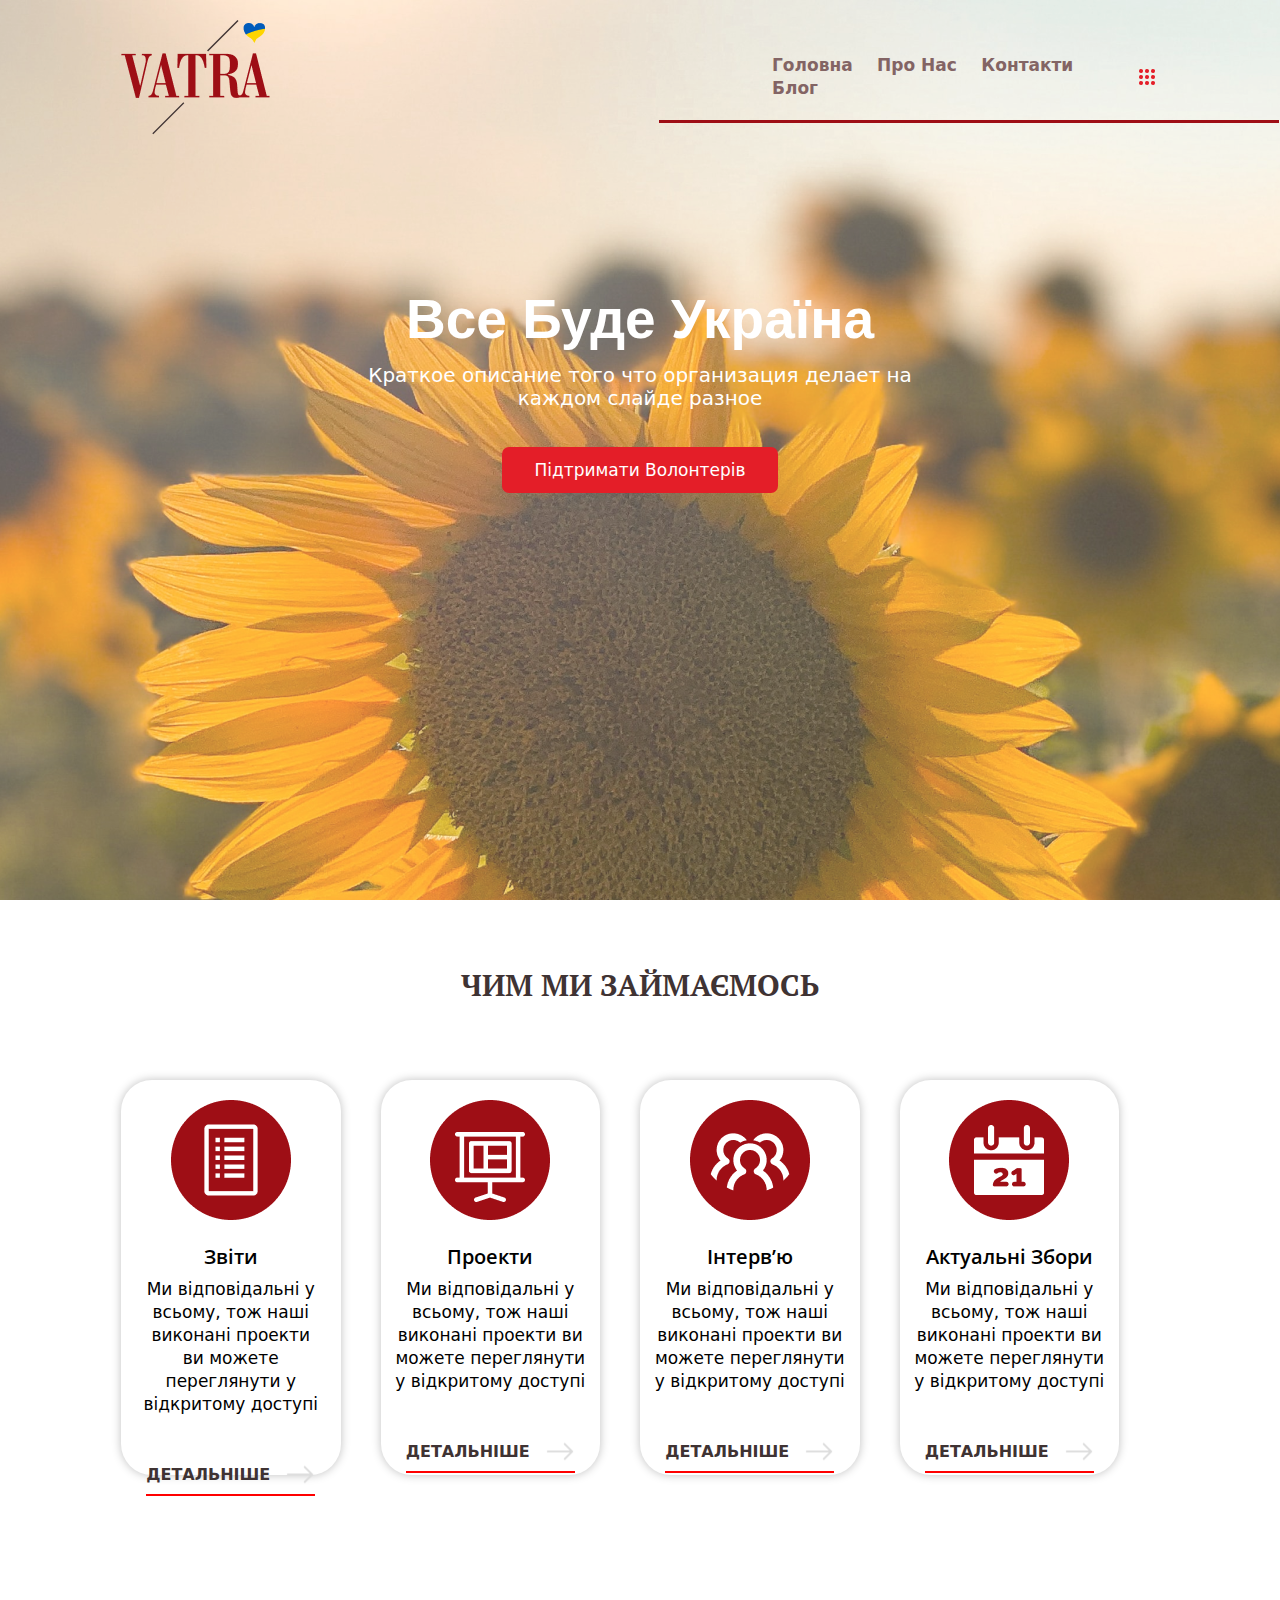
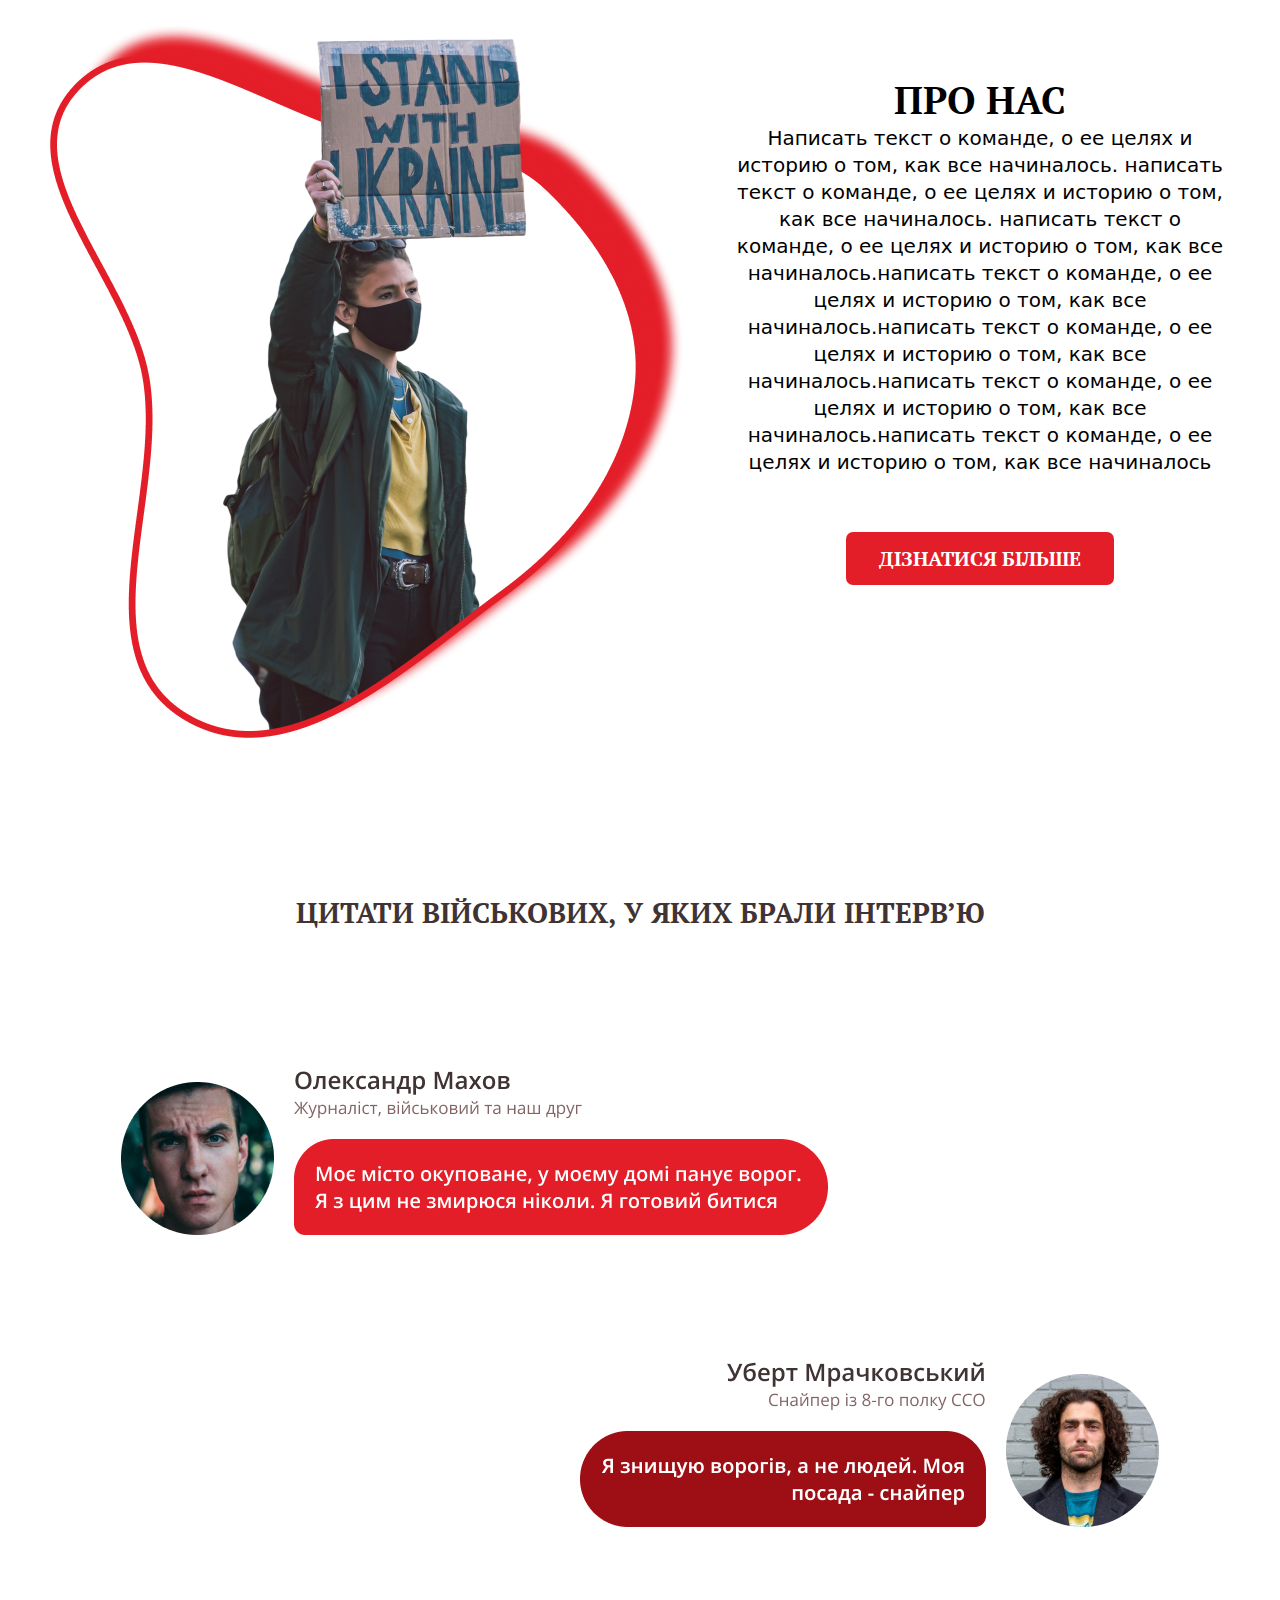
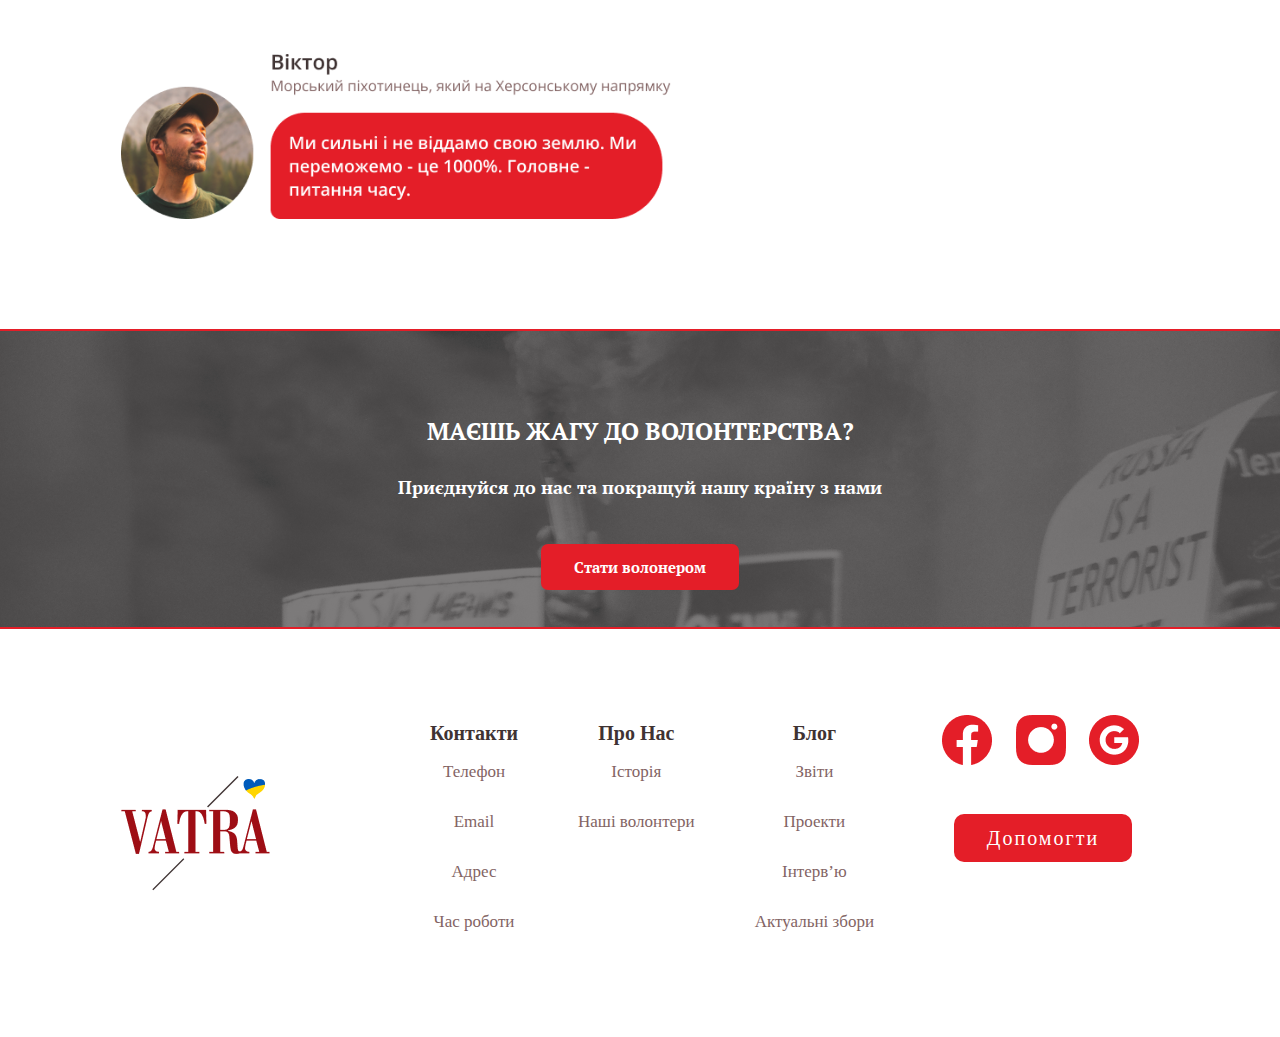
<file: index.html>
<!DOCTYPE html>
<html lang="en">
<head>
    <link rel="preconnect" href="https://fonts.googleapis.com">
<link rel="preconnect" href="https://fonts.gstatic.com" crossorigin>
<link href="https://fonts.googleapis.com/css2?family=Open+Sans:wght@700&family=PT+Serif:wght@700&family=Poppins:wght@500;700&display=swap" rel="stylesheet">
    <link rel="stylesheet" href="css/style.css">
    <meta charset="UTF-8">
    <meta http-equiv="X-UA-Compatible" content="IE=edge">
    <meta name="viewport" content="width=device-width, initial-scale=1.0">
    <title>Document</title>
</head>
<body class="body">
<header class="header">
    <div class="container">
<div class="header__line">
    <div class="header__logo">
        <img src="./images/VATRA (1) 1.png" width="151px" alt="">
    </div>
    <div class="nav">
        <a class="nav__text" href="">Головна</a>
        <a class="nav__text" href="">Про Нас</a>
        <a class="nav__text" href="">Контакти</a>
        <a class="nav__text" href="">Блог</a>
    </div>
    <div class="grid"><a href=""><img src="./images/gg_menu-grid-o.png" alt=""></a>
    </div>
</div>
<div class="h1">
<div class="header__title">
<h1 class="title">Все Буде Україна
</h1>
</div>
<div class="title__bottom">
    Краткое описание того что организация делает на <br> каждом слайде разное
</div>
<div class="header__btn">
    <a href="" class="header__button">Підтримати Волонтерів</a>
</div>
</div>
</div>
</header><main class="main__content">
    <h2 class="h2__title">
        Чим ми займаємось
    </h2>
    <div class="cards">
        <div class="card">
            <div class="card__img">
                <img class="img__card" src="./images/List of Card Icons1.png" alt="">
            </div>
            <div class="card__title">
                Звіти
            </div>
            <div class="card__discription">
                Ми відповідальні у всьому, тож наші виконані проекти <br> ви можете переглянути у відкритому доступі
            </div>
            <div class="card__btn">
               <a class="card__button" href=""><span>Детальніше</span></a>
            </div>
        </div>
        <div class="card">
            <div class="card__img">
                <img class="img__card" src="./images/List of Card Icons2.png" alt="">
            </div>
            <div class="card__title">
                Проекти
            </div>
            <div class="card__discription">
                Ми відповідальні у всьому, тож наші виконані проекти ви можете переглянути у відкритому доступі
            </div>
            <div class="card__btn">
               <a class="card__button" href=""><span>Детальніше</span></a>
            </div>
        </div>
        <div class="card">
            <div class="card__img">
                <img class="img__card" src="./images/List of Card Icons3.png" alt="">
            </div>
            <div class="card__title">
                Інтерв’ю
            </div>
            <div class="card__discription">
                Ми відповідальні у всьому, тож наші виконані проекти ви можете переглянути у відкритому доступі
            </div>
            <div class="card__btn">
               <a class="card__button" href=""><span>Детальніше</span></a>
            </div>
        </div>
        <div class="card">
            <div class="card__img">
                <img class="img__card" src="./images/List of Card Icons4.png" alt="">
            </div>
            <div class="card__title">
                Актуальні Збори
            </div>
            <div class="card__discription">
                Ми відповідальні у всьому, тож наші виконані проекти ви можете переглянути у відкритому доступі
            </div>
            <div class="card__btn">
               <a class="card__button" href=""><span>Детальніше</span></a>
            </div>
        </div>
    </div>
</main><main class="main2">
<div class="main2__img">
    <img src="./images/Vector.png" alt="">
</div>
<div class="main2__text">
<div class="h3">
    про нас
</div>
<div class="main2__subtitle">
    Написать текст о команде, о ее целях и историю о том, как все начиналось. написать текст о команде, о ее целях и историю о том, как все начиналось. написать текст о команде, о ее целях и историю о том, как все начиналось.написать текст о команде, о ее целях и историю о том, как все начиналось.написать текст о команде, о ее целях и историю о том, как все начиналось.написать текст о команде, о ее целях и историю о том, как все начиналось.написать текст о команде, о ее целях и историю о том, как все начиналось
</div>
<div class="main2__btn">
<a class="main2__button" href="">Дізнатися більше</a>
</div>
</div>
</main>   <main class="main3" >
    <div class="main3__text">
        Цитати військових, у яких брали інтерв’ю
    </div>
<div class="main3__img1">
    <img class="images__opacity" src="./images/main3_1.png" height="172px" alt="">
</div>
<div class="main3__img2">
    <img src="./images/main3_2.png" height="172px" alt="">
</div>
<div class="main3__img3">
    <img src="./images/main3_3.png" height="172px" alt="">
</div>
</main><main class="main4" >
    <div class="main4__text">
        <div class="main4__title">
            Маєшь жагу до волонтерства?
        </div>
        <div class="main4__subtitle">
            Приєднуйся до нас та покращуй нашу країну з нами
        </div>
    </div>
    <div class="main4__btn">
        <a class="main4__button" href="">Стати волонером</a>
    </div>
</main><footer>
    <div class="footer__container">
        <div class="footer__logo"><img src="./images/VATRA (1) 1.png" alt=""></div>
        <div class="footer__text">
            <div class="footer__contact">
                <ul>
                <li class="footer__text__title">
                <a class="footer__text__title" href="">Контакти</a></li>
                <li><a class="footer__href" href="">Телефон</a></li>
                <li><a class="footer__href" href="">Email</a></li>
                <li><a class="footer__href" href="">Адрес</a></li>
                <li><a class="footer__href" href="">Час роботи</a></li>
            </ul>
            </div>
        <div class="footer__our__us">
            <ul>
            <li class="footer__text__title"><a class="footer__text__title" href="">Про Нас</a></li>
            <li><a class="footer__href" href="">Історія</a></li>
            <li><a class="footer__href" href="">Наші волонтери</a></li>
        </ul>
        </div>
        <div class="footer__blog">
            <ul>
            <li class="footer__text__title"><a class="footer__text__title" href="">Блог</a></li>
            <li><a class="footer__href" href="">Звіти</a></li>
            <li><a class="footer__href" href="">Проекти</a></li>
            <li><a class="footer__href" href="">Інтерв’ю</a></li>
            <li><a class="footer__href" href="">Актуальні збори</a></li>
            </ul>
        </div>
        </div>
        <div class="footer__icon">
            <div class="footer__icons">
                <a class="icon__footer" href=""><img src="./images/akar-icons_facebook-fill.png" alt=""></a>
                <a class="icon__footer" href=""><img src="./images/instagram.png" alt=""></a>
                <a class="icon__footer" href=""><img src="./images/akar-icons_google-contained-fill.png" alt=""></a>
                <br>
                <div class="footer__button">
                    <a class="footer_btn" href="">Допомогти</a>
                </div>            
            </div>
        </div>
    </div>
    </div>
</footer></body>
</html>
</file>
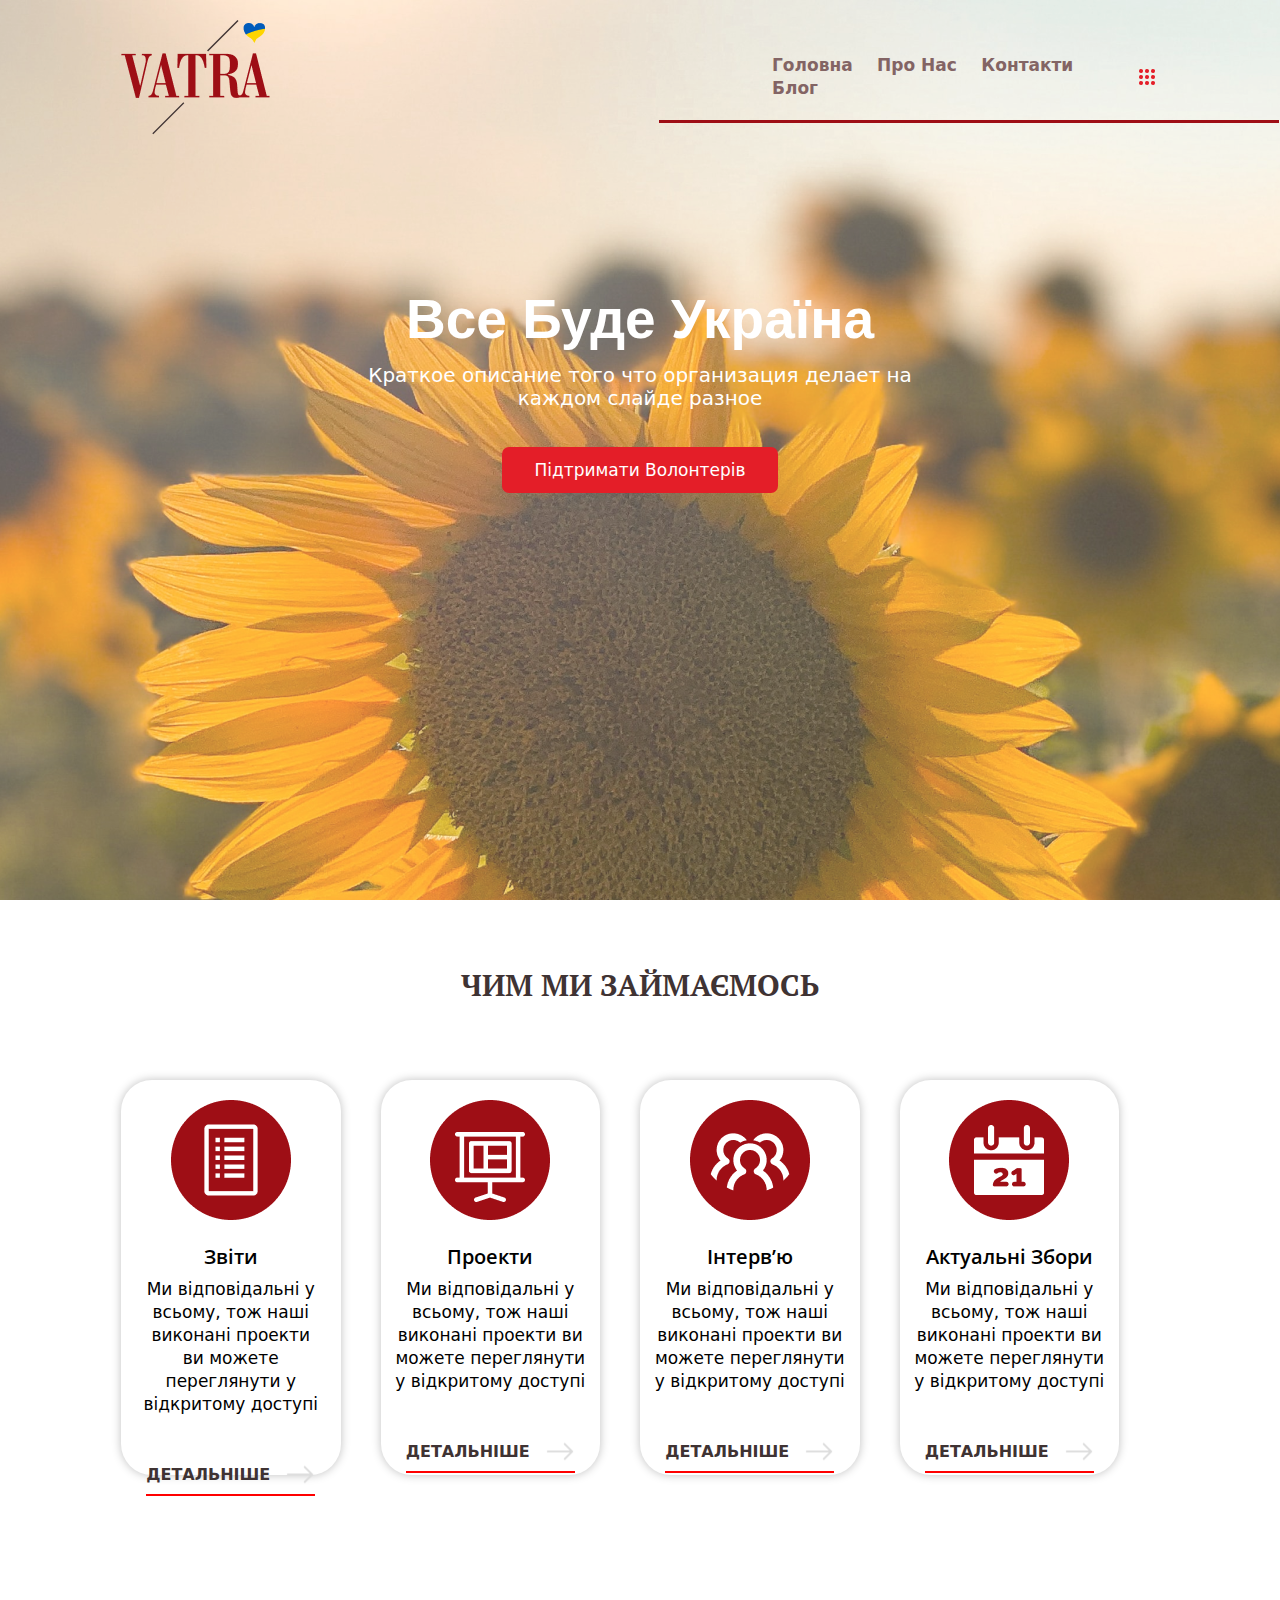
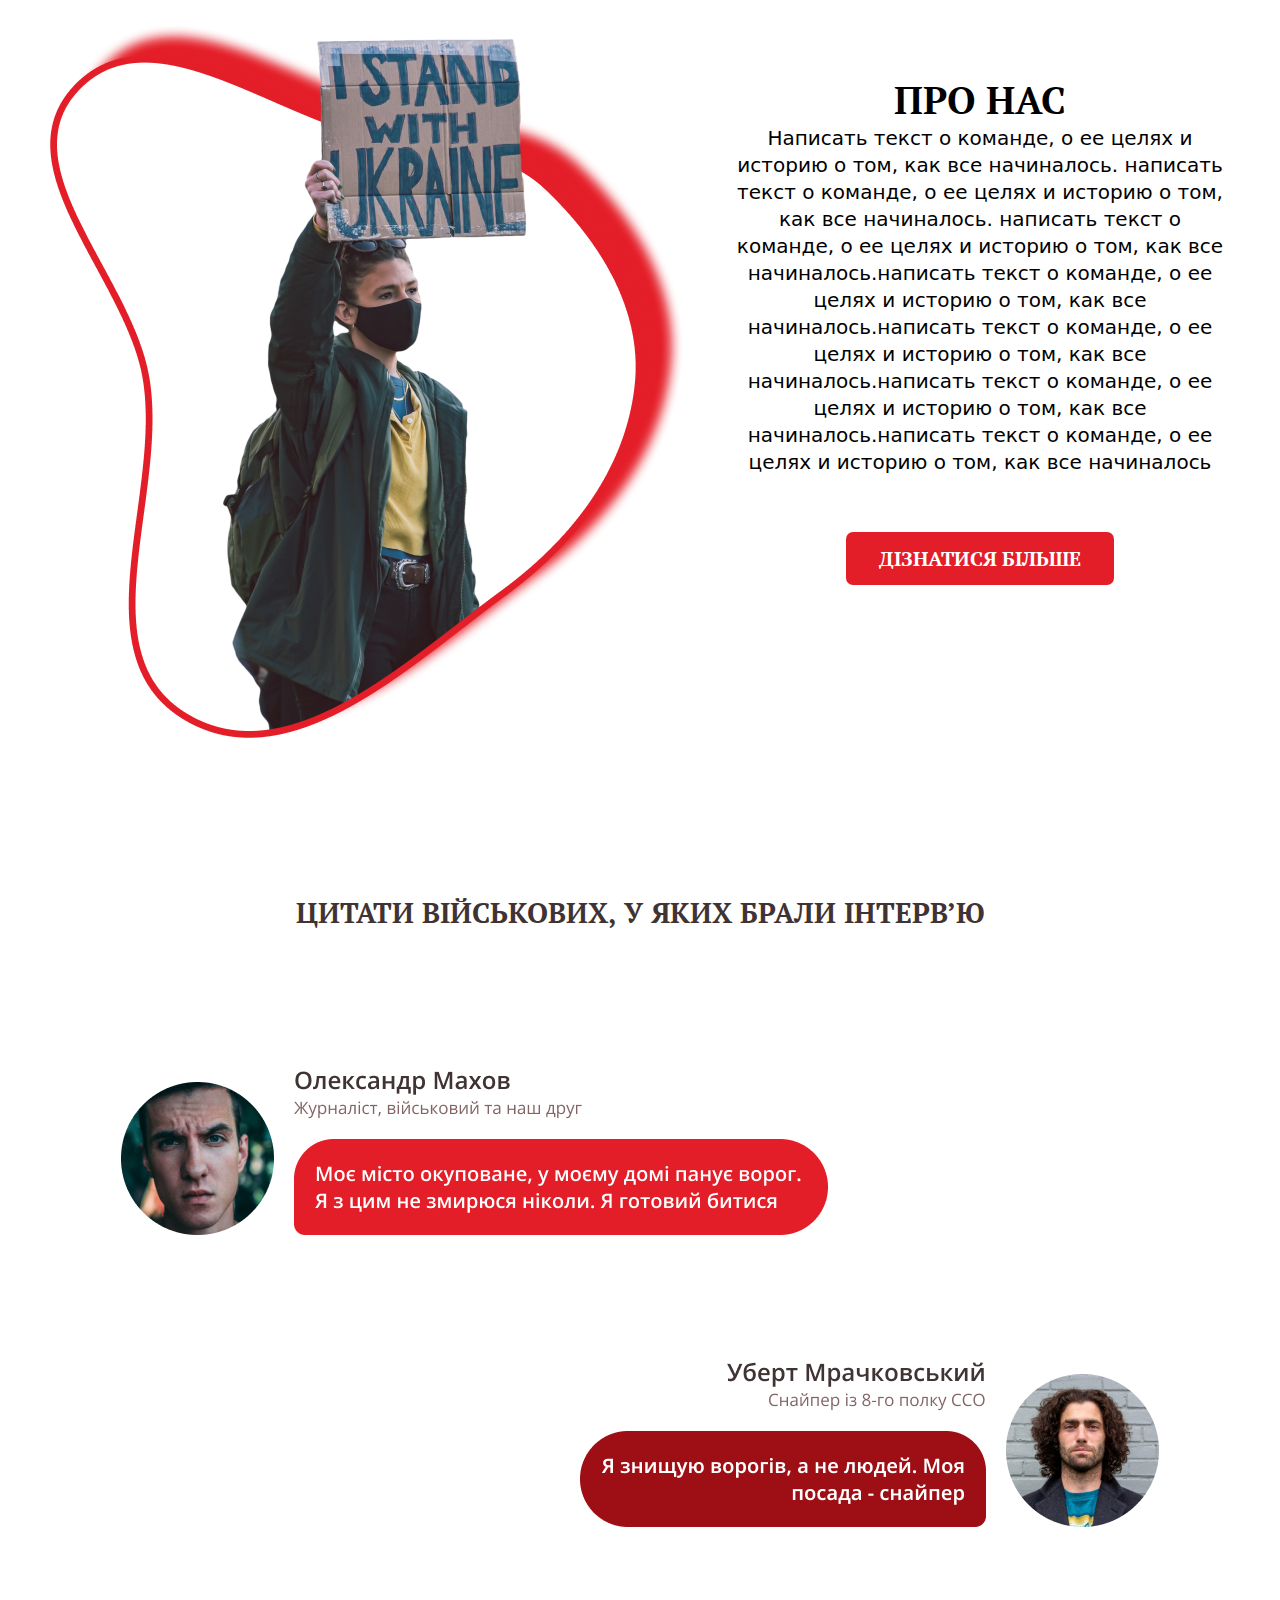
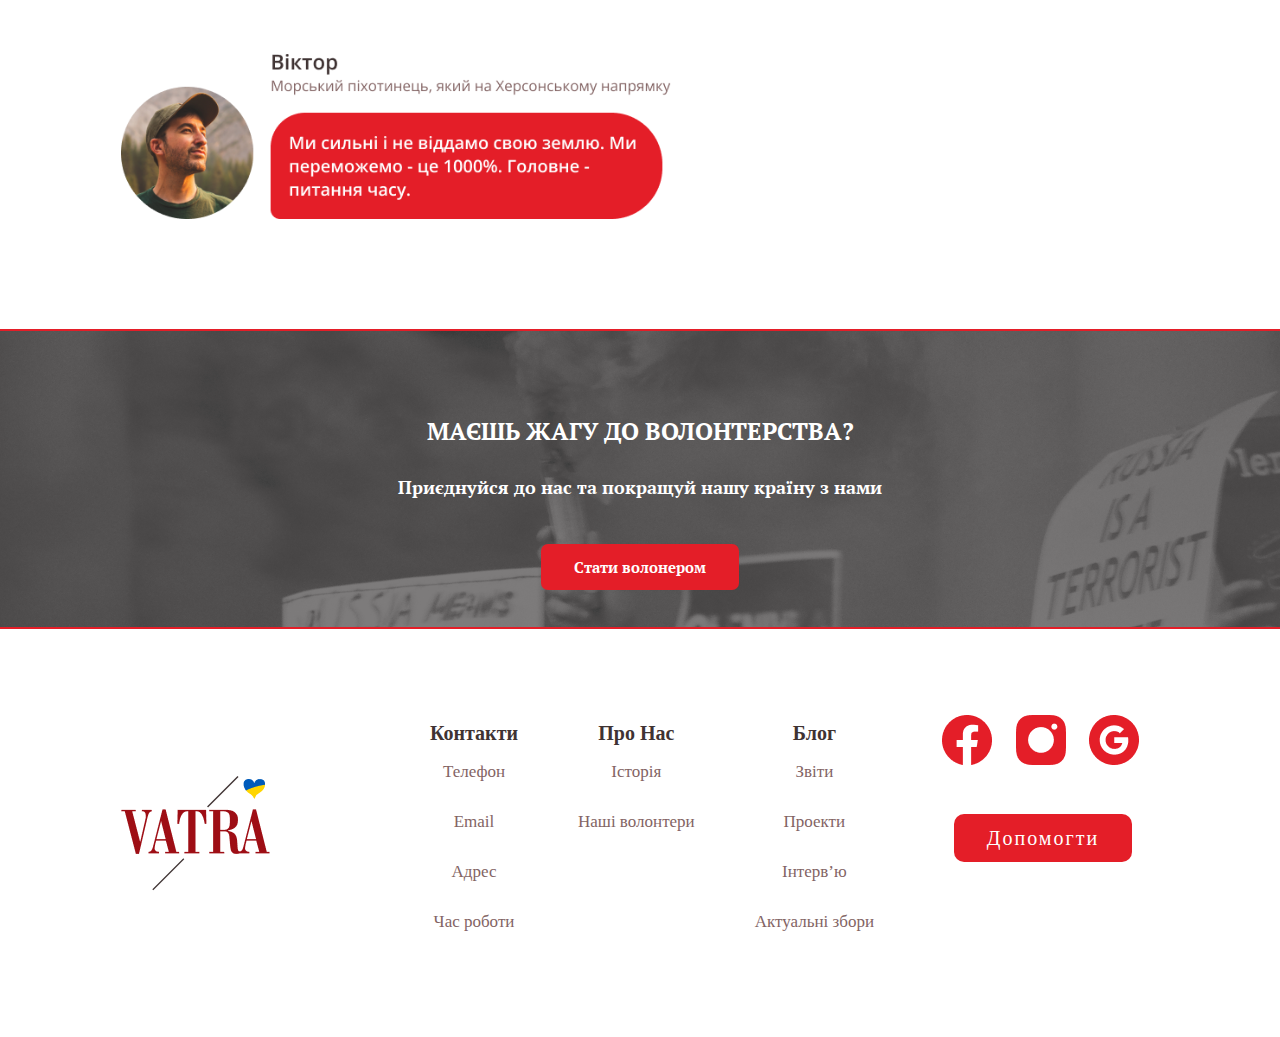
<file: kit/index.html>
<!DOCTYPE html>
<html lang="en">
<head>
    <link rel="preconnect" href="https://fonts.googleapis.com">
<link rel="preconnect" href="https://fonts.gstatic.com" crossorigin>
<link href="https://fonts.googleapis.com/css2?family=Open+Sans:wght@700&family=PT+Serif:wght@700&family=Poppins:wght@500;700&display=swap" rel="stylesheet">
    <link rel="stylesheet" href="/css/style.css">
    <meta charset="UTF-8">
    <meta http-equiv="X-UA-Compatible" content="IE=edge">
    <meta name="viewport" content="width=device-width, initial-scale=1.0">
    <title>Document</title>
</head>
<body>
<header class="header">
    <div class="container">
<div class="header__line">
    <div class="header__logo">
        <img src="/images/VATRA (1) 1.png" width="151px" alt="">
    </div>
    <div class="nav">
        <a class="nav__text" href="">Головна</a>
        <a class="nav__text" href="">Про Нас</a>
        <a class="nav__text" href="">Контакти</a>
        <a class="nav__text" href="">Блог</a>
    </div>
    <div class="grid"><a href=""><img src="/images/gg_menu-grid-o.png" alt=""></a>
    </div>
</div>
<div class="h1">
<div class="header__title">
<h1 class="title">Все Буде Україна
</h1>
</div>
<div class="title__bottom">
    Краткое описание того что организация делает на <br> каждом слайде разное
</div>
<div class="header__btn">
    <a href="" class="header__button">Підтримати Волонтерів</a>
</div>
</div>
</div>
</header><main class="main__content">
    <h2 class="h2__title">
        Чим ми займаємось
    </h2>
    <div class="cards">
        <div class="card">
            <div class="card__img">
                <img class="img__card" src="/images/List of Card Icons1.png" alt="">
            </div>
            <div class="card__title">
                Звіти
            </div>
            <div class="card__discription">
                Ми відповідальні у всьому, тож наші виконані проекти <br> ви можете переглянути у відкритому доступі
            </div>
            <div class="card__btn">
               <a class="card__button" href=""><span>Детальніше</span></a>
            </div>
        </div>
        <div class="card">
            <div class="card__img">
                <img class="img__card" src="/images/List of Card Icons2.png" alt="">
            </div>
            <div class="card__title">
                Проекти
            </div>
            <div class="card__discription">
                Ми відповідальні у всьому, тож наші виконані проекти ви можете переглянути у відкритому доступі
            </div>
            <div class="card__btn">
               <a class="card__button" href=""><span>Детальніше</span></a>
            </div>
        </div>
        <div class="card">
            <div class="card__img">
                <img class="img__card" src="/images/List of Card Icons3.png" alt="">
            </div>
            <div class="card__title">
                Інтерв’ю
            </div>
            <div class="card__discription">
                Ми відповідальні у всьому, тож наші виконані проекти ви можете переглянути у відкритому доступі
            </div>
            <div class="card__btn">
               <a class="card__button" href=""><span>Детальніше</span></a>
            </div>
        </div>
        <div class="card">
            <div class="card__img">
                <img class="img__card" src="/images/List of Card Icons4.png" alt="">
            </div>
            <div class="card__title">
                Актуальні Збори
            </div>
            <div class="card__discription">
                Ми відповідальні у всьому, тож наші виконані проекти ви можете переглянути у відкритому доступі
            </div>
            <div class="card__btn">
               <a class="card__button" href=""><span>Детальніше</span></a>
            </div>
        </div>
    </div>
</main><main class="main2">
<div class="main2__img">
    <img src="/images/Vector.png" alt="">
</div>
<div class="main2__text">
<div class="h3">
    про нас
</div>
<div class="main2__subtitle">
    Написать текст о команде, о ее целях и историю о том, как все начиналось. написать текст о команде, о ее целях и историю о том, как все начиналось. написать текст о команде, о ее целях и историю о том, как все начиналось.написать текст о команде, о ее целях и историю о том, как все начиналось.написать текст о команде, о ее целях и историю о том, как все начиналось.написать текст о команде, о ее целях и историю о том, как все начиналось.написать текст о команде, о ее целях и историю о том, как все начиналось
</div>
<div class="main2__btn">
<a class="main2__button" href="">Дізнатися більше</a>
</div>
</div>
</main>   <main class="main3" >
    <div class="main3__text">
        Цитати військових, у яких брали інтерв’ю
    </div>
<div class="main3__img1">
    <img src="/images/main3_1.png" height="172px" alt="">
</div>
<div class="main3__img2">
    <img src="/images/main3_2.png" height="172px" alt="">
</div>
<div class="main3__img3">
    <img src="/images/main3_3.png" height="172px" alt="">
</div>
</main><main class="main4" >
    <div class="main4__text">
        <div class="main4__title">
            Маєшь жагу до волонтерства?
        </div>
        <div class="main4__subtitle">
            Приєднуйся до нас та покращуй нашу країну з нами
        </div>
    </div>
    <div class="main4__btn">
        <a class="main4__button" href="">Стати волонером</a>
    </div>
</main><footer>
    <div class="footer__container">
        <div class="footer__logo"><img src="/images/VATRA (1) 1.png" alt=""></div>
        <div class="footer__text">
            <div class="footer__contact">
                <ul>
                <li class="footer__text__title">
                <a class="footer__text__title" href="">Контакти</a></li>
                <li><a class="footer__href" href="">Телефон</a></li>
                <li><a class="footer__href" href="">Email</a></li>
                <li><a class="footer__href" href="">Адрес</a></li>
                <li><a class="footer__href" href="">Час роботи</a></li>
            </ul>
            </div>
        <div class="footer__our__us">
            <ul>
            <li class="footer__text__title"><a class="footer__text__title" href="">Про Нас</a></li>
            <li><a class="footer__href" href="">Історія</a></li>
            <li><a class="footer__href" href="">Наші волонтери</a></li>
        </ul>
        </div>
        <div class="footer__blog">
            <ul>
            <li class="footer__text__title"><a class="footer__text__title" href="">Блог</a></li>
            <li><a class="footer__href" href="">Звіти</a></li>
            <li><a class="footer__href" href="">Проекти</a></li>
            <li><a class="footer__href" href="">Інтерв’ю</a></li>
            <li><a class="footer__href" href="">Актуальні збори</a></li>
            </ul>
        </div>
        </div>
        <div class="footer__icon">
            <div class="footer__icons">
                <a class="icon__footer" href=""><img src="/images/akar-icons_facebook-fill.png" alt=""></a>
                <a class="icon__footer" href=""><img src="/images/instagram.png" alt=""></a>
                <a class="icon__footer" href=""><img src="/images/akar-icons_google-contained-fill.png" alt=""></a>
                <br>
                <div class="footer__button">
                    <a class="footer_btn" href="">Допомогти</a>
                </div>            
            </div>
        </div>
    </div>
    </div>
    <div class="lorem5"></div>
</footer></body>
</html>
</file>
<file: css/style.css>
@charset "UTF-8";*{padding:0;margin:0;border:0}*,:after,:before{-webkit-box-sizing:border-box;box-sizing:border-box}:active,:focus{outline:none}a:active,a:focus{outline:none}aside,footer,header,nav{display:block}body,html{height:100%;width:100%;font-size:100%;line-height:1;font-size:14px;-ms-text-size-adjust:100%;-moz-text-size-adjust:100%;-webkit-text-size-adjust:100%}button,input,textarea{font-family:inherit}input::-ms-clear{display:none}button{cursor:pointer}button::-moz-focus-inner{padding:0;border:0}a,a:visited{text-decoration:none}a:hover{text-decoration:none}ul li{list-style:none}img{vertical-align:top}h1,h2,h3,h4,h5,h6{font-size:inherit;font-weight:400}@media only screen and (max-width:1200px){.header__line{margin-top:50px;-webkit-box-align:center;-ms-flex-align:center;align-items:center;position:relative;max-width:970px;-webkit-box-pack:justify;-ms-flex-pack:justify;justify-content:space-between}.header__logo{margin-right:600px;position:absolute}.nav{display:-webkit-box;display:-ms-flexbox;display:flex}.nav__text{padding-right:30px}}@media only screen and (max-width:992px){.header__logo{max-width:800px;width:100vh}.header__line{margin-top:50px;-webkit-box-align:center;-ms-flex-align:center;align-items:center;position:relative;max-width:800px;-webkit-box-pack:justify;-ms-flex-pack:justify;justify-content:space-between}.header__logo{margin-right:200px;position:absolute}.nav{padding-right:300px;display:-webkit-box;display:-ms-flexbox;display:flex}.nav__text{font-size:10px;padding-right:30px}.grid{position:absolute;left:580px}}@media only screen and (max-width:768px){.header{display:block}.header__logo{max-width:480px;width:100vh}.header__line{margin-top:50px;-webkit-box-align:center;-ms-flex-align:center;align-items:center;position:relative;max-width:500px;-webkit-box-pack:justify;-ms-flex-pack:justify;justify-content:space-between}.header__logo{margin-right:10px;position:absolute}.nav{padding-right:300px;display:-webkit-box;display:-ms-flexbox;display:flex}.nav__text{font-size:10px;padding-right:30px}.grid{position:absolute;left:0px}}@media only screen and (max-width:480px){}@media only screen and (max-width:320px){}.container{position:relative;margin:0px 121px;font-family:system-ui,-apple-system,BlinkMacSystemFont,"Segoe UI",Roboto,Oxygen,Ubuntu,Cantarell,"Open Sans","Helvetica Neue",sans-serif}.header{padding-top:10px;background-image:url(../images/First\ screen.png);background-size:cover;background-repeat:no-repeat;height:100vh;background-attachment:fixed}.header__line{display:-webkit-box;display:-ms-flexbox;display:flex;-webkit-box-align:center;-ms-flex-align:center;align-items:center;-ms-flex-pack:distribute;justify-content:space-around}.nav{margin-left:500px}.nav:after{top:110px;right:-120px;position:absolute;content:"";background-color:#9E0E15;width:620px;height:3px;border-bottom:2px solid #9E0E15}.nav__text{color:#836464;font-weight:600;font-size:17px;line-height:23px;-webkit-transition:0.5s;transition:0.5s;margin-right:20px}.nav__text:hover{font-weight:600;font-size:17px;line-height:23px;color:#E41E28}.h1{margin-top:150px;text-align:center}.title{font-style:normal;color:white;font-family:"Segoe UI",Tahoma,Geneva,Verdana,sans-serif;font-weight:700;font-size:55px;line-height:50px}.title__bottom{margin-top:20px;font-family:system-ui,-apple-system,BlinkMacSystemFont,"Segoe UI",Roboto,Oxygen,Ubuntu,Cantarell,"Open Sans","Helvetica Neue",sans-serif;font-style:normal;font-weight:300;font-size:20px;line-height:23px;color:white}.grid:hover{scale:105%}.header__button{font-family:system-ui,-apple-system,BlinkMacSystemFont,"Segoe UI",Roboto,Oxygen,Ubuntu,Cantarell,"Open Sans","Helvetica Neue",sans-serif;font-style:normal;font-weight:400;font-size:17px;line-height:20px;color:white;background-color:#E41E28;padding:13px 33px 13px 33px;border-radius:7px;-webkit-transition:1s;transition:1s}.header__btn{margin-top:50px;-webkit-transition:2s;transition:2s}.header__btn :hover{background-color:#b6030c}.main__content{margin:0px 121px}.h2__title{margin-top:70px;text-align:center;font-family:"PT Serif";text-transform:uppercase;font-weight:bold;font-size:30px;color:#3F3333}.card__img{margin-top:20px;display:-webkit-box;display:-ms-flexbox;display:flex;-webkit-box-pack:center;-ms-flex-pack:center;justify-content:center}.card__title{margin-top:20px;display:-webkit-box;display:-ms-flexbox;display:flex;-webkit-box-pack:center;-ms-flex-pack:center;justify-content:center;font-family:"Open Sans";font-style:normal;font-weight:600;font-size:20px;line-height:33px}.card__discription{display:-webkit-box;display:-ms-flexbox;display:flex;-webkit-box-pack:center;-ms-flex-pack:center;justify-content:center;font-style:normal;font-family:system-ui,-apple-system,BlinkMacSystemFont,"Segoe UI",Roboto,Oxygen,Ubuntu,Cantarell,"Open Sans","Helvetica Neue",sans-serif;font-weight:400;font-size:17px;line-height:23px;text-align:center;margin:5px 10px 15px 10px}.card__btn{display:-webkit-box;display:-ms-flexbox;display:flex;-webkit-box-pack:center;-ms-flex-pack:center;justify-content:center}.card{margin-top:80px;margin-right:40px;width:270px;height:395px;-webkit-box-shadow:0px 0px 10px rgba(0,0,0,0.25);box-shadow:0px 0px 10px rgba(0,0,0,0.25);border-radius:31px;-webkit-transition:1s;transition:1s}.card:hover{scale:105%}.cards{display:-webkit-box;display:-ms-flexbox;display:flex;-webkit-box-pack:center;-ms-flex-pack:center;justify-content:center}.card__button{font-family:system-ui,-apple-system,BlinkMacSystemFont,"Segoe UI",Roboto,Oxygen,Ubuntu,Cantarell,"Open Sans","Helvetica Neue",sans-serif;font-style:normal;font-weight:700;font-size:16px;line-height:17px;text-transform:uppercase;color:#3F3333;margin-top:35px}.card__button span{padding:0 45px 0 0;background:url(../images/bi_arrow-right.png) right no-repeat}.card__button{padding-bottom:10.5px;border-bottom:2px solid red}.main2__img{margin-top:150px;margin-left:50px}.main2{display:-webkit-box;display:-ms-flexbox;display:flex;-webkit-box-pack:justify;-ms-flex-pack:justify;justify-content:space-between}.main2__text{padding-top:200px;text-align:center;margin-right:50px}.h3{font-family:"PT Serif";font-style:normal;font-weight:700;font-size:38px;line-height:50px;text-transform:uppercase}.main2__subtitle{font-family:system-ui,-apple-system,BlinkMacSystemFont,"Segoe UI",Roboto,Oxygen,Ubuntu,Cantarell,"Open Sans","Helvetica Neue",sans-serif;font-style:normal;font-weight:400;font-size:20px;line-height:27px;text-align:center;max-width:500px}.main2__btn{margin-top:70px}.main2__button{font-family:"PT Serif";font-style:normal;font-weight:700;font-size:20px;line-height:26px;text-transform:uppercase;color:white;background-color:#E41E28;border-radius:7px;padding:13px 33px}.main3{margin:0 121px}.main3__text{font-family:"PT Serif";font-style:normal;font-weight:700;font-size:28px;line-height:50px;text-transform:uppercase;text-align:center;color:#3F3333;margin-top:150px}.main3__img1{margin-top:125px}.main3__img2{margin-top:120px;text-align:right}.main3__img3{margin-top:120px}.main4{margin-top:110px;background-image:url(../images/main4__img.png);text-align:center;height:300px;border-top:2px solid #E41E28;border-bottom:2px solid #E41E28}.main4__title{font-family:"PT Serif";font-style:normal;font-weight:700;font-size:24px;line-height:50px;text-transform:uppercase;color:white;padding-top:75px}.main4__subtitle{padding-top:15px;font-family:"PT Serif";font-style:normal;font-weight:600;font-size:18px;line-height:33px;color:white}.main4__btn{padding-top:50px}.main4__button{font-family:"PT Serif";font-style:normal;font-weight:700;font-size:15px;line-height:26px;color:white;background-color:#E41E28;padding:13px 33px 13px 33px;border-radius:7px}.footer__container{height:408px;padding:100px 121px 100px 121px;display:-webkit-box;display:-ms-flexbox;display:flex;-webkit-box-pack:justify;-ms-flex-pack:justify;justify-content:space-between;-webkit-box-align:center;-ms-flex-align:center;align-items:center}.footer__text{margin-left:150px;line-height:50px;text-align:center;display:-webkit-box;display:-ms-flexbox;display:flex;font-style:normal;font-weight:400;font-size:17px;color:#836464}.footer__href:hover{text-decoration:underline}.footer__text__title:hover{text-decoration:underline}.footer__contact{padding-right:60px}.footer__our__us{padding-right:60px}.footer__blog{padding-right:60px}.footer__text__title{font-style:normal;font-weight:600;font-size:20px;line-height:27px;color:#3F3333}.footer__href{color:#836464}.icon__footer{padding-right:20px}.footer__icon{padding-bottom:100px;text-align:center;position:relative}.footer__button{padding-top:60px;padding-right:15px}.footer_btn{font-style:normal;font-weight:400;font-size:20px;line-height:26px;letter-spacing:2px;background-color:#E41E28;color:white;padding:13px 33px 13px 33px;border-radius:10px;-webkit-transition:1s;transition:1s}.footer_btn:hover{background-color:#e4561e}
</file>
